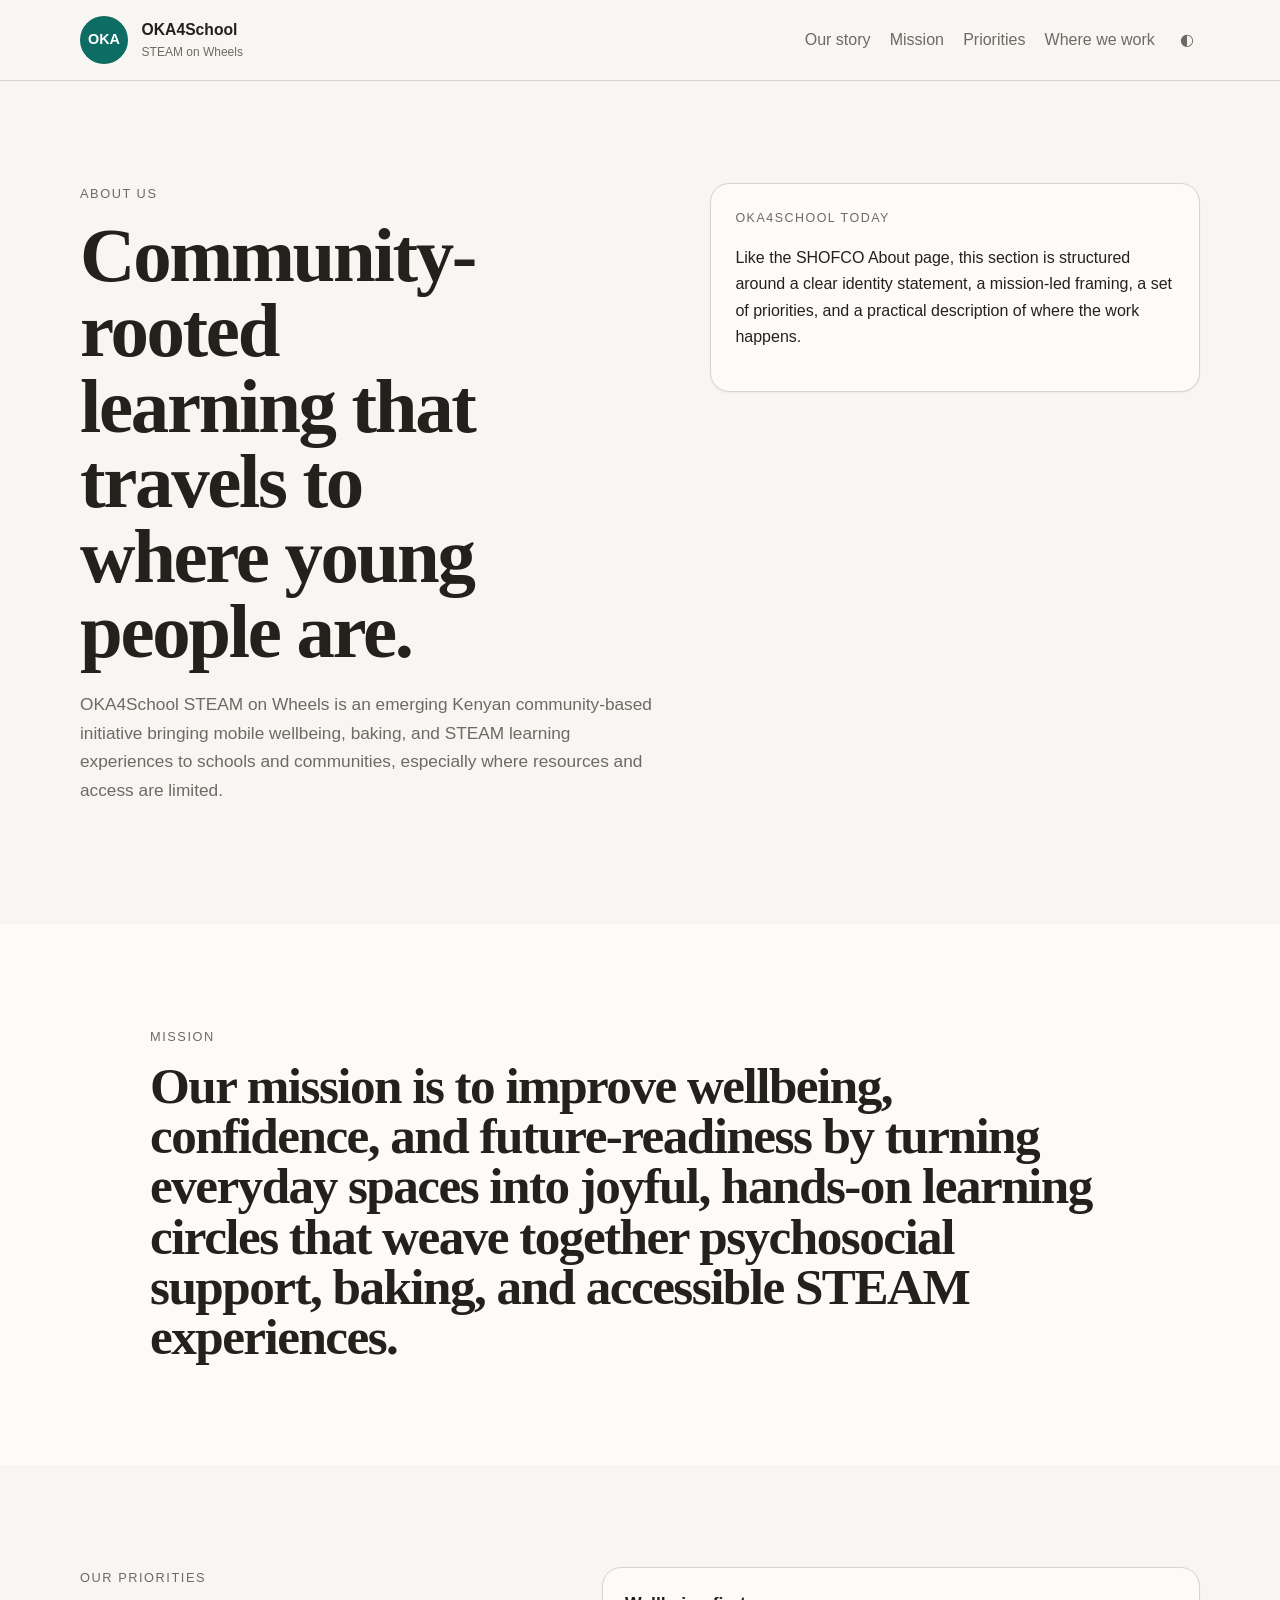
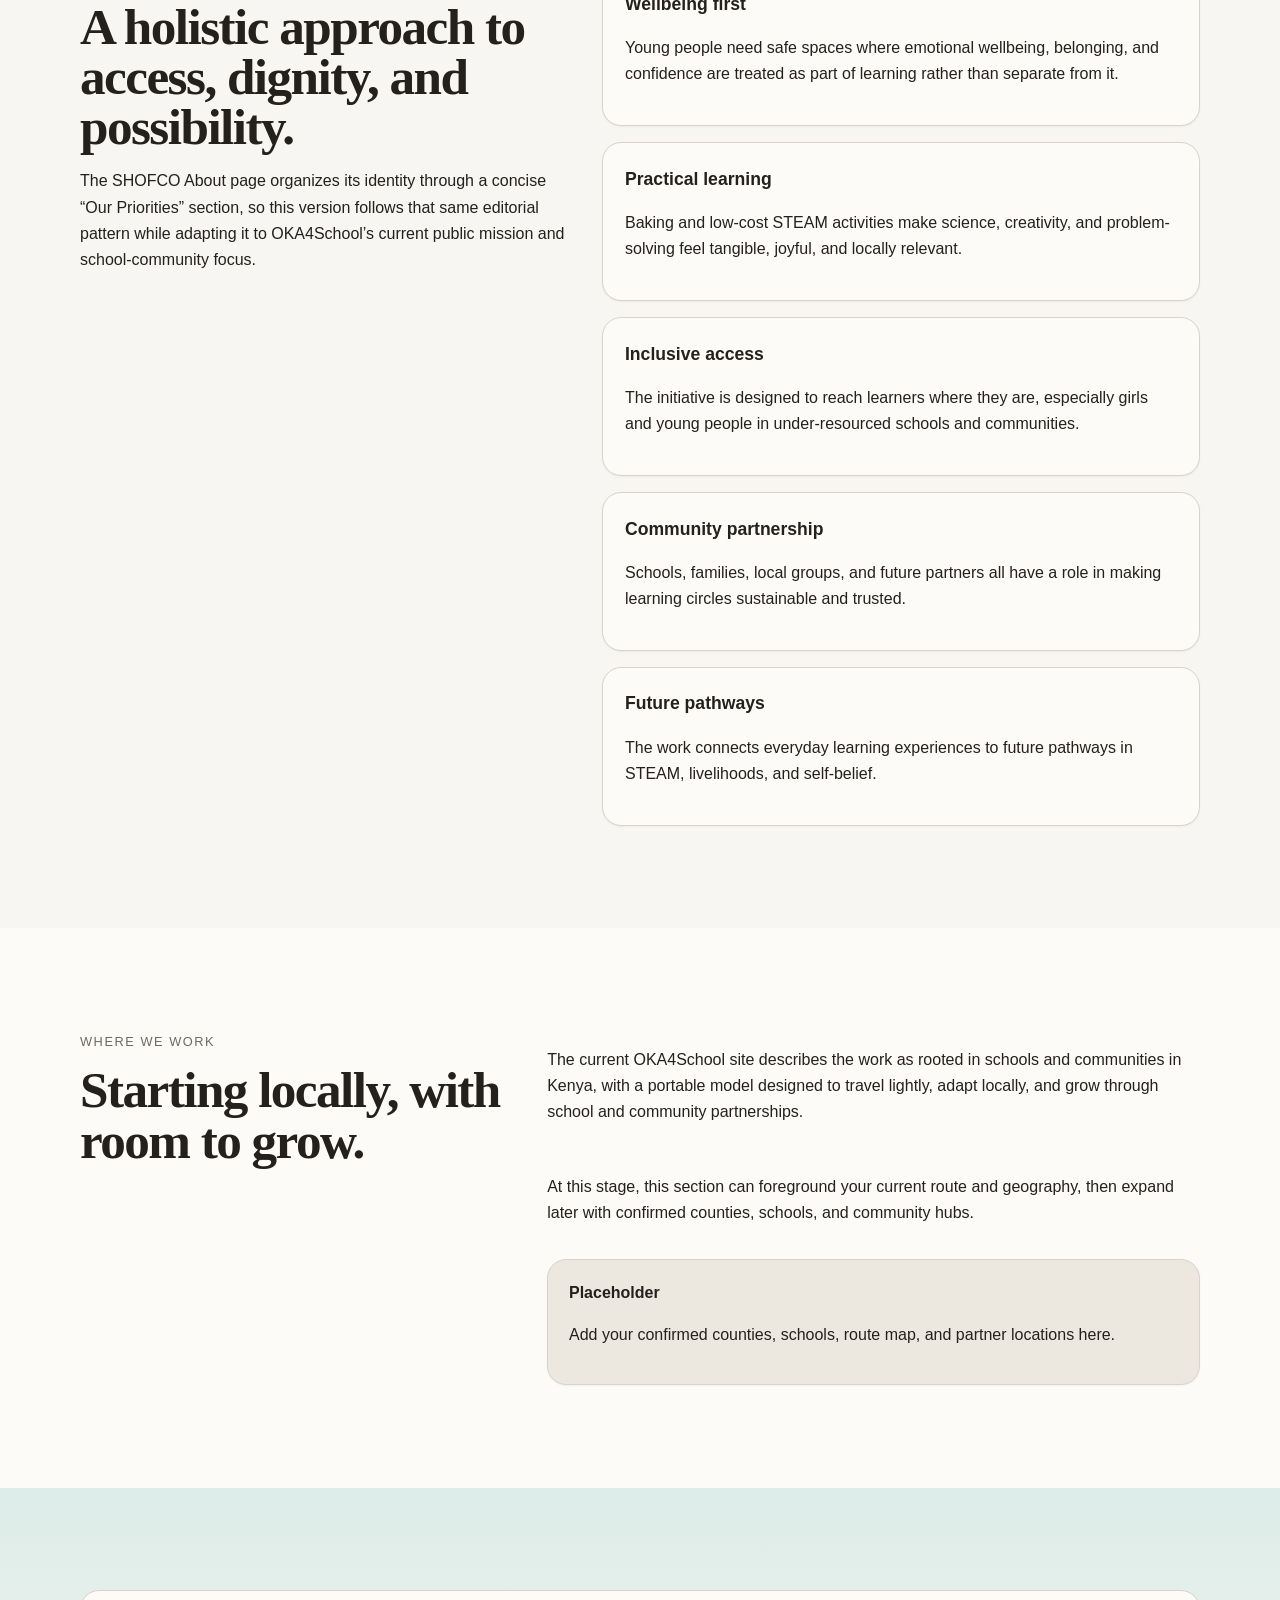
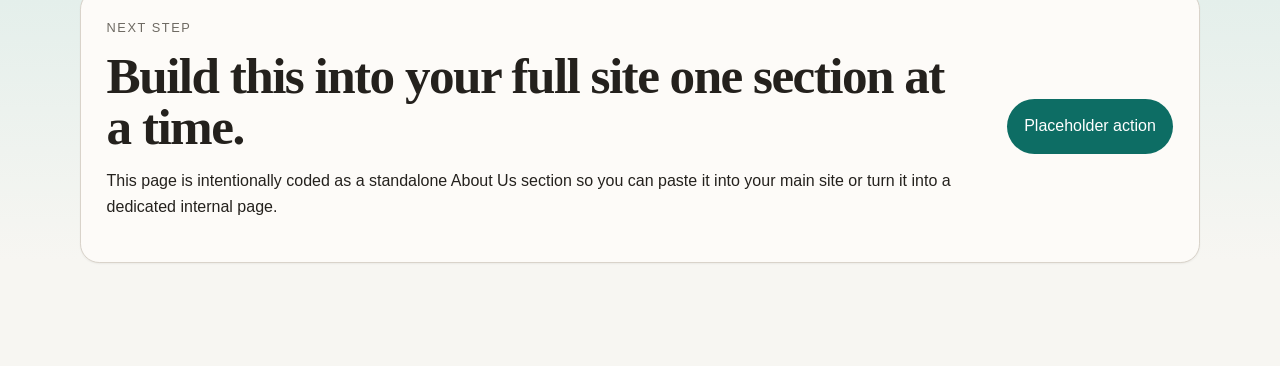
<file: about-us.html>
<!DOCTYPE html>
<html lang="en" data-theme="light">
<head>
  <meta charset="UTF-8" />
  <meta name="viewport" content="width=device-width, initial-scale=1.0" />
  <title>About Us | OKA4School STEAM on Wheels</title>
  <meta name="description" content="About OKA4School STEAM on Wheels — a community-based initiative bringing mobile wellbeing, baking, and STEAM learning to schools and communities." />
  <link rel="preconnect" href="https://api.fontshare.com" />
  <link rel="preconnect" href="https://fonts.googleapis.com" />
  <link rel="preconnect" href="https://fonts.gstatic.com" crossorigin />
  <link href="https://api.fontshare.com/v2/css?f[]=satoshi@400,500,700&f[]=boska@400,500,700&display=swap" rel="stylesheet" />
  <link rel="stylesheet" href="about.css" />
</head>
<body>
  <a class="skip-link" href="#main">Skip to content</a>

  <header class="site-header">
    <div class="container header-inner">
      <a href="#" class="brand" aria-label="OKA4School home">
        <span class="brand-mark">OKA</span>
        <span class="brand-text">
          <strong>OKA4School</strong>
          <small>STEAM on Wheels</small>
        </span>
      </a>
      <nav class="site-nav" aria-label="Primary navigation">
        <a href="#story">Our story</a>
        <a href="#mission">Mission</a>
        <a href="#priorities">Priorities</a>
        <a href="#where-we-work">Where we work</a>
        <button class="theme-toggle" type="button" data-theme-toggle aria-label="Switch to dark mode">◐</button>
      </nav>
    </div>
  </header>

  <main id="main">
    <section class="hero section" id="story">
      <div class="container hero-layout">
        <div class="hero-copy">
          <p class="eyebrow">About us</p>
          <h1>Community-rooted learning that travels to where young people are.</h1>
          <p class="hero-lead">OKA4School STEAM on Wheels is an emerging Kenyan community-based initiative bringing mobile wellbeing, baking, and STEAM learning experiences to schools and communities, especially where resources and access are limited.</p>
        </div>
        <aside class="hero-panel">
          <p class="mini-title">OKA4School today</p>
          <p>Like the SHOFCO About page, this section is structured around a clear identity statement, a mission-led framing, a set of priorities, and a practical description of where the work happens.</p>
        </aside>
      </div>
    </section>

    <section class="section section-soft" id="mission">
      <div class="container statement-block">
        <p class="eyebrow">Mission</p>
        <h2>Our mission is to improve wellbeing, confidence, and future-readiness by turning everyday spaces into joyful, hands-on learning circles that weave together psychosocial support, baking, and accessible STEAM experiences.</h2>
      </div>
    </section>

    <section class="section" id="priorities">
      <div class="container priorities-layout">
        <div class="section-intro">
          <p class="eyebrow">Our priorities</p>
          <h2>A holistic approach to access, dignity, and possibility.</h2>
          <p>The SHOFCO About page organizes its identity through a concise “Our Priorities” section, so this version follows that same editorial pattern while adapting it to OKA4School’s current public mission and school-community focus.</p>
        </div>
        <div class="priority-list">
          <article class="priority-item">
            <h3>Wellbeing first</h3>
            <p>Young people need safe spaces where emotional wellbeing, belonging, and confidence are treated as part of learning rather than separate from it.</p>
          </article>
          <article class="priority-item">
            <h3>Practical learning</h3>
            <p>Baking and low-cost STEAM activities make science, creativity, and problem-solving feel tangible, joyful, and locally relevant.</p>
          </article>
          <article class="priority-item">
            <h3>Inclusive access</h3>
            <p>The initiative is designed to reach learners where they are, especially girls and young people in under-resourced schools and communities.</p>
          </article>
          <article class="priority-item">
            <h3>Community partnership</h3>
            <p>Schools, families, local groups, and future partners all have a role in making learning circles sustainable and trusted.</p>
          </article>
          <article class="priority-item">
            <h3>Future pathways</h3>
            <p>The work connects everyday learning experiences to future pathways in STEAM, livelihoods, and self-belief.</p>
          </article>
        </div>
      </div>
    </section>

    <section class="section section-soft" id="where-we-work">
      <div class="container work-layout">
        <div>
          <p class="eyebrow">Where we work</p>
          <h2>Starting locally, with room to grow.</h2>
        </div>
        <div class="rich-copy">
          <p>The current OKA4School site describes the work as rooted in schools and communities in Kenya, with a portable model designed to travel lightly, adapt locally, and grow through school and community partnerships.</p>
          <p>At this stage, this section can foreground your current route and geography, then expand later with confirmed counties, schools, and community hubs.</p>
          <div class="placeholder-card">
            <strong>Placeholder</strong>
            <p>Add your confirmed counties, schools, route map, and partner locations here.</p>
          </div>
        </div>
      </div>
    </section>

    <section class="section values-band">
      <div class="container cta-panel">
        <div>
          <p class="eyebrow">Next step</p>
          <h2>Build this into your full site one section at a time.</h2>
          <p>This page is intentionally coded as a standalone About Us section so you can paste it into your main site or turn it into a dedicated internal page.</p>
        </div>
        <a class="cta-link" href="#">Placeholder action</a>
      </div>
    </section>
  </main>

  <script src="about.js" defer></script>
</body>
</html>
</file>
<file: about.css>
:root,
[data-theme="light"] {
  --color-bg: #f7f6f2;
  --color-surface: #fdfbf8;
  --color-surface-2: #ece8e0;
  --color-text: #24211d;
  --color-text-muted: #6e6a63;
  --color-border: #d9d3ca;
  --color-primary: #0d6d64;
  --color-primary-hover: #09524c;
  --color-highlight: #dcece8;
  --shadow-sm: 0 1px 2px rgba(25, 18, 12, 0.05);
  --shadow-md: 0 18px 40px rgba(25, 18, 12, 0.08);
}

[data-theme="dark"] {
  --color-bg: #181614;
  --color-surface: #211e1b;
  --color-surface-2: #2a2724;
  --color-text: #f2efe9;
  --color-text-muted: #b7b1a8;
  --color-border: #3e3934;
  --color-primary: #67b3a9;
  --color-primary-hover: #8ccbc2;
  --color-highlight: #23302e;
  --shadow-sm: 0 1px 2px rgba(0, 0, 0, 0.2);
  --shadow-md: 0 18px 40px rgba(0, 0, 0, 0.35);
}

* { box-sizing: border-box; }
html { scroll-behavior: smooth; }
body {
  margin: 0;
  font-family: 'Satoshi', Arial, sans-serif;
  background: var(--color-bg);
  color: var(--color-text);
  line-height: 1.65;
}
a { color: inherit; text-decoration: none; }
button { font: inherit; }

.skip-link {
  position: absolute;
  left: -9999px;
}
.skip-link:focus {
  left: 1rem;
  top: 1rem;
  z-index: 100;
  background: var(--color-text);
  color: var(--color-bg);
  padding: 0.75rem 1rem;
}

.container {
  width: min(1120px, calc(100% - 2rem));
  margin-inline: auto;
}
.section {
  padding: clamp(4rem, 8vw, 7rem) 0;
}
.section-soft {
  background: var(--color-surface);
}
.eyebrow {
  margin: 0 0 0.85rem;
  text-transform: uppercase;
  letter-spacing: 0.12em;
  font-size: 0.8rem;
  color: var(--color-text-muted);
}

.site-header {
  position: sticky;
  top: 0;
  z-index: 10;
  background: color-mix(in srgb, var(--color-bg) 88%, transparent);
  backdrop-filter: blur(14px);
  border-bottom: 1px solid var(--color-border);
}
.header-inner {
  min-height: 5rem;
  display: flex;
  align-items: center;
  justify-content: space-between;
  gap: 1rem;
}
.brand {
  display: inline-flex;
  align-items: center;
  gap: 0.85rem;
}
.brand-mark {
  display: inline-grid;
  place-items: center;
  width: 3rem;
  height: 3rem;
  border-radius: 999px;
  background: var(--color-primary);
  color: white;
  font-weight: 700;
  font-size: 0.9rem;
}
.brand-text {
  display: grid;
}
.brand-text strong {
  font-size: 0.98rem;
}
.brand-text small {
  color: var(--color-text-muted);
  font-size: 0.75rem;
}
.site-nav {
  display: flex;
  align-items: center;
  gap: 1.2rem;
  color: var(--color-text-muted);
}
.site-nav a:hover,
.theme-toggle:hover {
  color: var(--color-text);
}
.theme-toggle {
  border: none;
  background: transparent;
  color: inherit;
}

.hero-layout,
.priorities-layout,
.work-layout,
.cta-panel {
  display: grid;
  gap: 2rem;
}
.hero-layout {
  grid-template-columns: 1.1fr 0.9fr;
  align-items: start;
}
.hero-copy h1,
.statement-block h2,
.section-intro h2,
.work-layout h2,
.cta-panel h2 {
  font-family: 'Boska', Georgia, serif;
  line-height: 0.98;
  letter-spacing: -0.03em;
  margin: 0;
}
.hero-copy h1 {
  font-size: clamp(3rem, 6vw, 5.4rem);
  max-width: 11ch;
}
.hero-lead {
  margin-top: 1.3rem;
  max-width: 60ch;
  color: var(--color-text-muted);
  font-size: 1.08rem;
}
.hero-panel,
.priority-item,
.placeholder-card,
.cta-panel {
  background: var(--color-surface);
  border: 1px solid var(--color-border);
  border-radius: 1.2rem;
  box-shadow: var(--shadow-sm);
}
.hero-panel {
  padding: 1.5rem;
}
.mini-title {
  margin: 0 0 0.75rem;
  text-transform: uppercase;
  letter-spacing: 0.12em;
  color: var(--color-text-muted);
  font-size: 0.78rem;
}
.statement-block {
  max-width: 980px;
}
.statement-block h2 {
  font-size: clamp(2rem, 4vw, 3.7rem);
}
.priorities-layout {
  grid-template-columns: 0.9fr 1.1fr;
  align-items: start;
}
.section-intro h2,
.work-layout h2,
.cta-panel h2 {
  font-size: clamp(2rem, 4.2vw, 3.2rem);
  margin-bottom: 1rem;
}
.priority-list {
  display: grid;
  gap: 1rem;
}
.priority-item {
  padding: 1.35rem 1.4rem;
}
.priority-item h3 {
  margin-top: 0;
  margin-bottom: 0.45rem;
  font-size: 1.1rem;
}
.work-layout {
  grid-template-columns: 0.8fr 1.2fr;
}
.rich-copy {
  display: grid;
  gap: 1rem;
}
.placeholder-card {
  padding: 1.25rem 1.3rem;
  background: var(--color-surface-2);
}
.values-band {
  background: linear-gradient(180deg, var(--color-highlight), transparent 78%);
}
.cta-panel {
  grid-template-columns: 1.2fr auto;
  align-items: center;
  padding: 1.6rem;
}
.cta-link {
  display: inline-flex;
  align-items: center;
  justify-content: center;
  min-height: 44px;
  padding: 0.9rem 1.1rem;
  border-radius: 999px;
  background: var(--color-primary);
  color: white;
}
.cta-link:hover {
  background: var(--color-primary-hover);
}

@media (max-width: 900px) {
  .hero-layout,
  .priorities-layout,
  .work-layout,
  .cta-panel {
    grid-template-columns: 1fr;
  }
}

@media (max-width: 760px) {
  .site-nav {
    gap: 0.8rem;
    flex-wrap: wrap;
    justify-content: flex-end;
    font-size: 0.92rem;
  }
  .hero-copy h1 {
    max-width: 12ch;
  }
}
</file>
